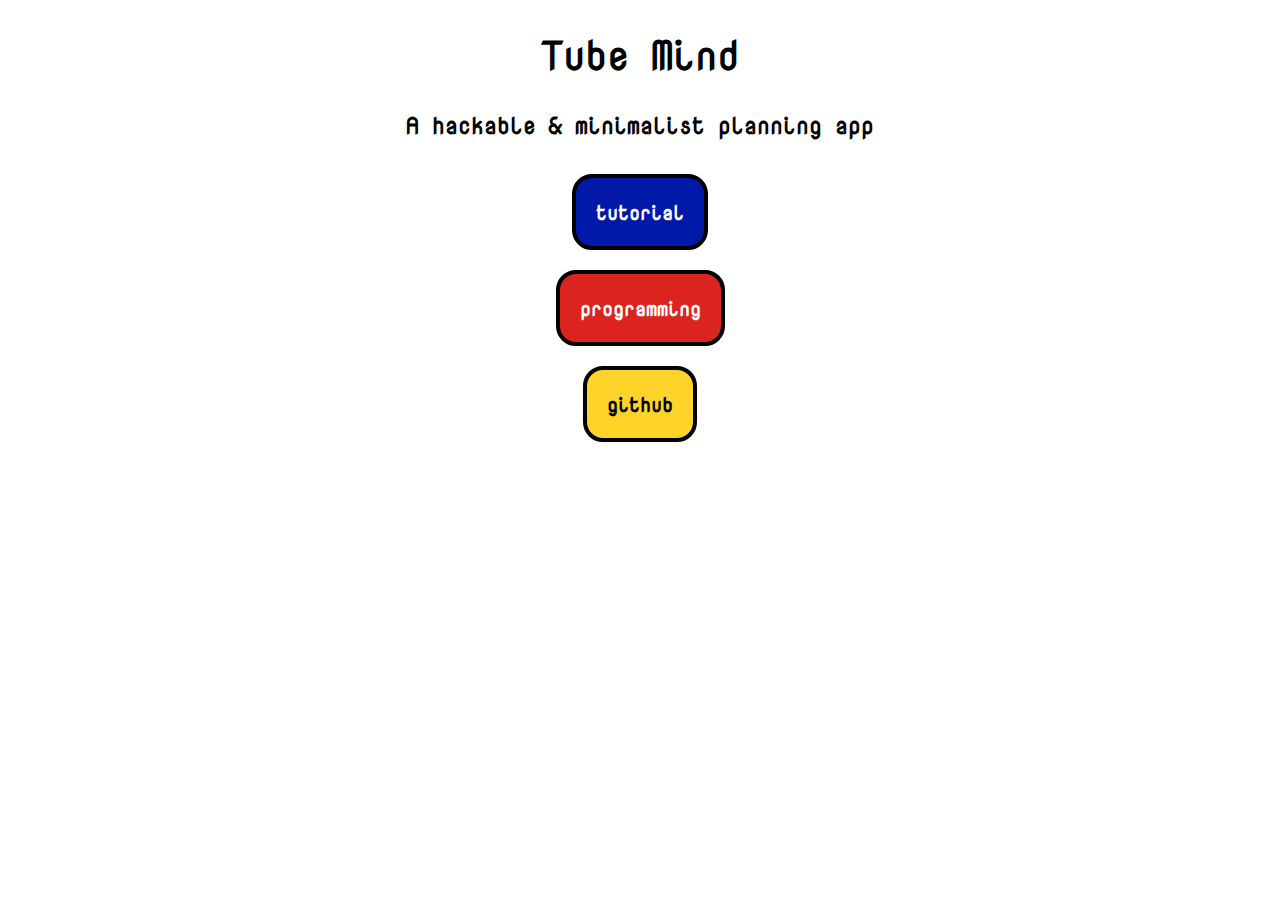
<file: docs/index.html>
<!DOCTYPE html>
<html>
<head>
  <link rel="stylesheet" href="https://cdnjs.cloudflare.com/ajax/libs/font-awesome/4.7.0/css/font-awesome.min.css">
  <link rel="stylesheet" href="style.css">
  <title>Tube Mind</title>
</head>
<body>

<h1>Tube Mind</h1>

<h3>A hackable & minimalist planning app</h3>

<!-- <a href="tutorial.html">beginner tutorial</a><br><br>
<a href="programming.html">programming</a><br><br>
<a href="https://github.com/haywireSSC/Mind-Map">github</a><br> -->



<form action="tutorial.html">
  <input type="submit" value="tutorial" class="input-a">
</form>

<form action="programming.html">
  <input type="submit" value="programming" class="input-b">
</form>

<form action="https://github.com/haywireSSC/Mind-Map">
  <input type="submit" value="github" class="input-c">
</form>


</body>
</html>
</file>
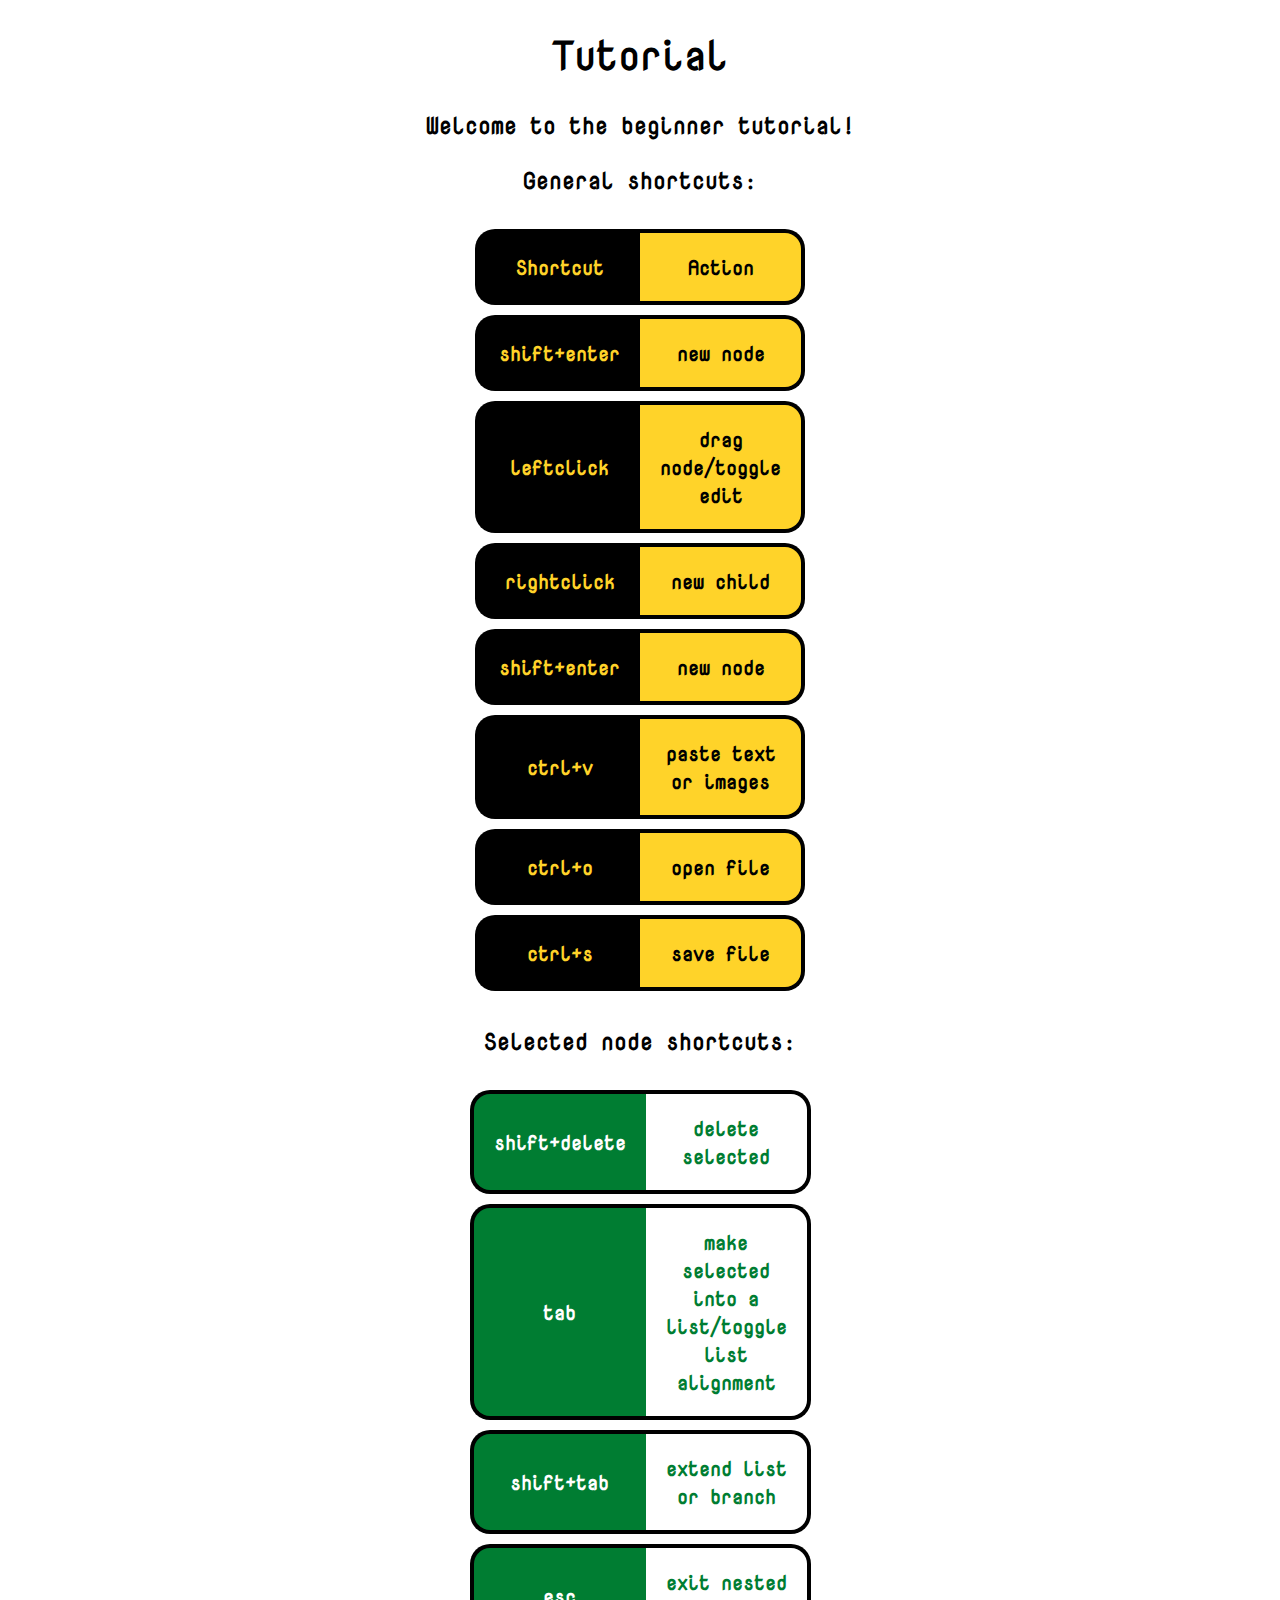
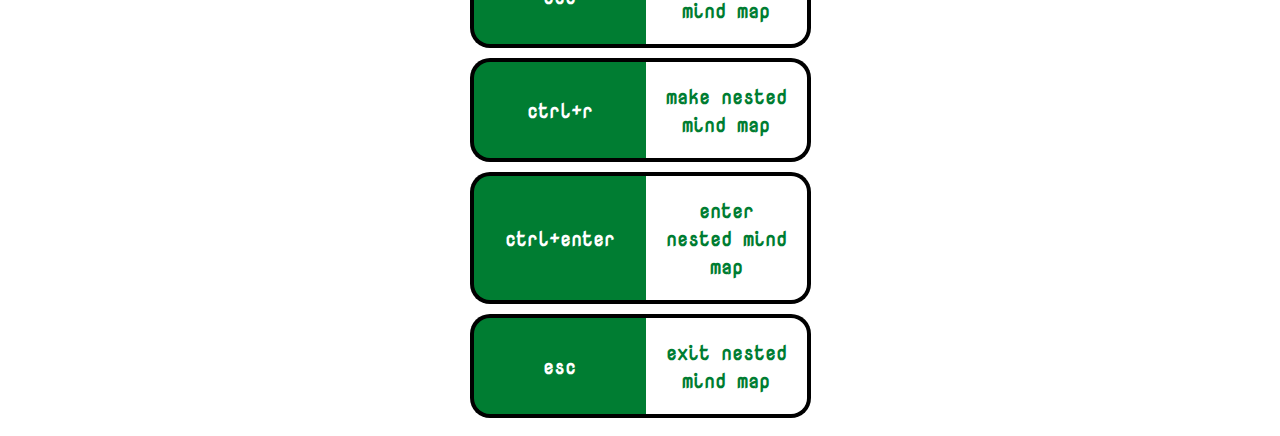
<file: docs/tutorial.html>
<!DOCTYPE html>
<html>
<head>
  <link rel="stylesheet" href="style.css">
  <title>Tube Mind</title>
</head>
<body>

<h1>Tutorial</h1>

<h3>Welcome to the beginner tutorial!</h3>


<h3>General shortcuts:</h3>

<table id="general" align="center">
  <tr>
    <th>Shortcut</th>
    <th>Action</th>
  </tr>

  <tr>
    <td>shift+enter</td>
    <td>new node</td>
  </tr>

  <tr>
    <td>leftclick</td>
    <td>drag node/toggle edit</td>
  </tr>

  <tr>
    <td>rightclick</td>
    <td>new child</td>
  </tr>

  <tr>
    <td>shift+enter</td>
    <td>new node</td>
  </tr>

  <tr>
    <td>ctrl+v</td>
    <td>paste text or images</td>
  </tr>

  <tr>
    <td>ctrl+o</td>
    <td>open file</td>
  </tr>

  <tr>
    <td>ctrl+s</td>
    <td>save file</td>
  </tr>
</table>

<h3>Selected node shortcuts:</h3>

<table id="selected" align="center">

  <tr>
    <td>shift+delete</td>
    <td>delete selected</td>
  </tr>

  <tr>
    <td>tab</td>
    <td>make selected into a list/toggle list alignment</td>
  </tr>

  <tr>
    <td>shift+tab</td>
    <td>extend list or branch</td>
  </tr>

  <tr>
    <td>esc</td>
    <td>exit nested mind map</td>
  </tr>

  <tr>
    <td>ctrl+r</td>
    <td>make nested mind map</td>
  </tr>

  <tr>
    <td>ctrl+enter</td>
    <td>enter nested mind map</td>
  </tr>

  <tr>
    <td>esc</td>
    <td>exit nested mind map</td>
  </tr>
</table>


</body>
</html>
</file>
<file: docs/style.css>
@import url('https://fonts.googleapis.com/css2?family=Nova+Mono&family=Roboto&display=swap');

:root {
  --bakerloo: rgb(135, 78, 36);
  --hammersmith: rgb(244, 169, 190);
  --piccadilly: rgb(0, 25, 168);
  --central: rgb(220, 36, 31);
  --jubilee: rgb(161, 165, 167);
  --victoria: rgb(0, 152, 216);
  --circle: rgb(255, 211, 41);
  --metropolitan: rgb(155, 0, 88);
  --waterloo: rgb(147, 206, 186);
  --district: rgb(0, 125, 50);
  --northern: rgb(0, 0, 0);

  --overground: rgb(232, 106, 16);
  --elizabeth: rgb(147, 100, 204);
  --safety: rgb(0, 96, 168);
  --tramlink: rgb(0, 189, 25);
  --docklands: rgb(0, 175, 173);
}

body, input {
  font-family: 'Nova Mono', monospace;
  font-weight: bolder;
  background-color: white;
  font-size: 20px;
  text-align: center;
  color: black;
}

table {
  width: 25%;
  border-collapse: seperate;
  border-spacing: 0px 10px;
}
p {
  white-space: pre-wrap;
}

.input-a {
  color: white;
  background-color: var(--piccadilly);
}
.input-a:hover {
  background-color: white;
  color: var(--piccadilly);
}

.input-b {
  color: white;
  background-color: var(--central);
}
.input-b:hover {
  background-color: white;
  color: var(--central);
}

.input-c {
  color: black;
  background-color: var(--circle);
}
.input-c:hover {
  background-color: black;
  color: var(--circle);
}


input {
  border: 4px black solid;
  border-radius: 20px;
  margin: 10px;
  padding: 20px;
  text-align: center;
  cursor: pointer;
}

input:active {
  transform: translateY(5px);
}



tbody>tr>:nth-child(2) {
  padding: 20px;
  border-radius: 0px 20px 20px 0px;
  border: 4px black solid;
  border-left: none;
}

tbody>tr>:nth-child(1) {
  padding: 20px;
  border-radius: 20px 0px 0px 20px;
  border: 4px black solid;
  border-right: none;
}

#general tbody>tr>:nth-child(2) {
  background-color: var(--circle);
  color: black;
}
#general tbody>tr>:nth-child(1) {
  background-color: black;
  color: var(--circle);
}

#selected tbody>tr>:nth-child(1) {
  background-color: var(--district);
  color: white;
}
#selected tbody>tr>:nth-child(2) {
  background-color: black);
  color: var(--district);
}
</file>
